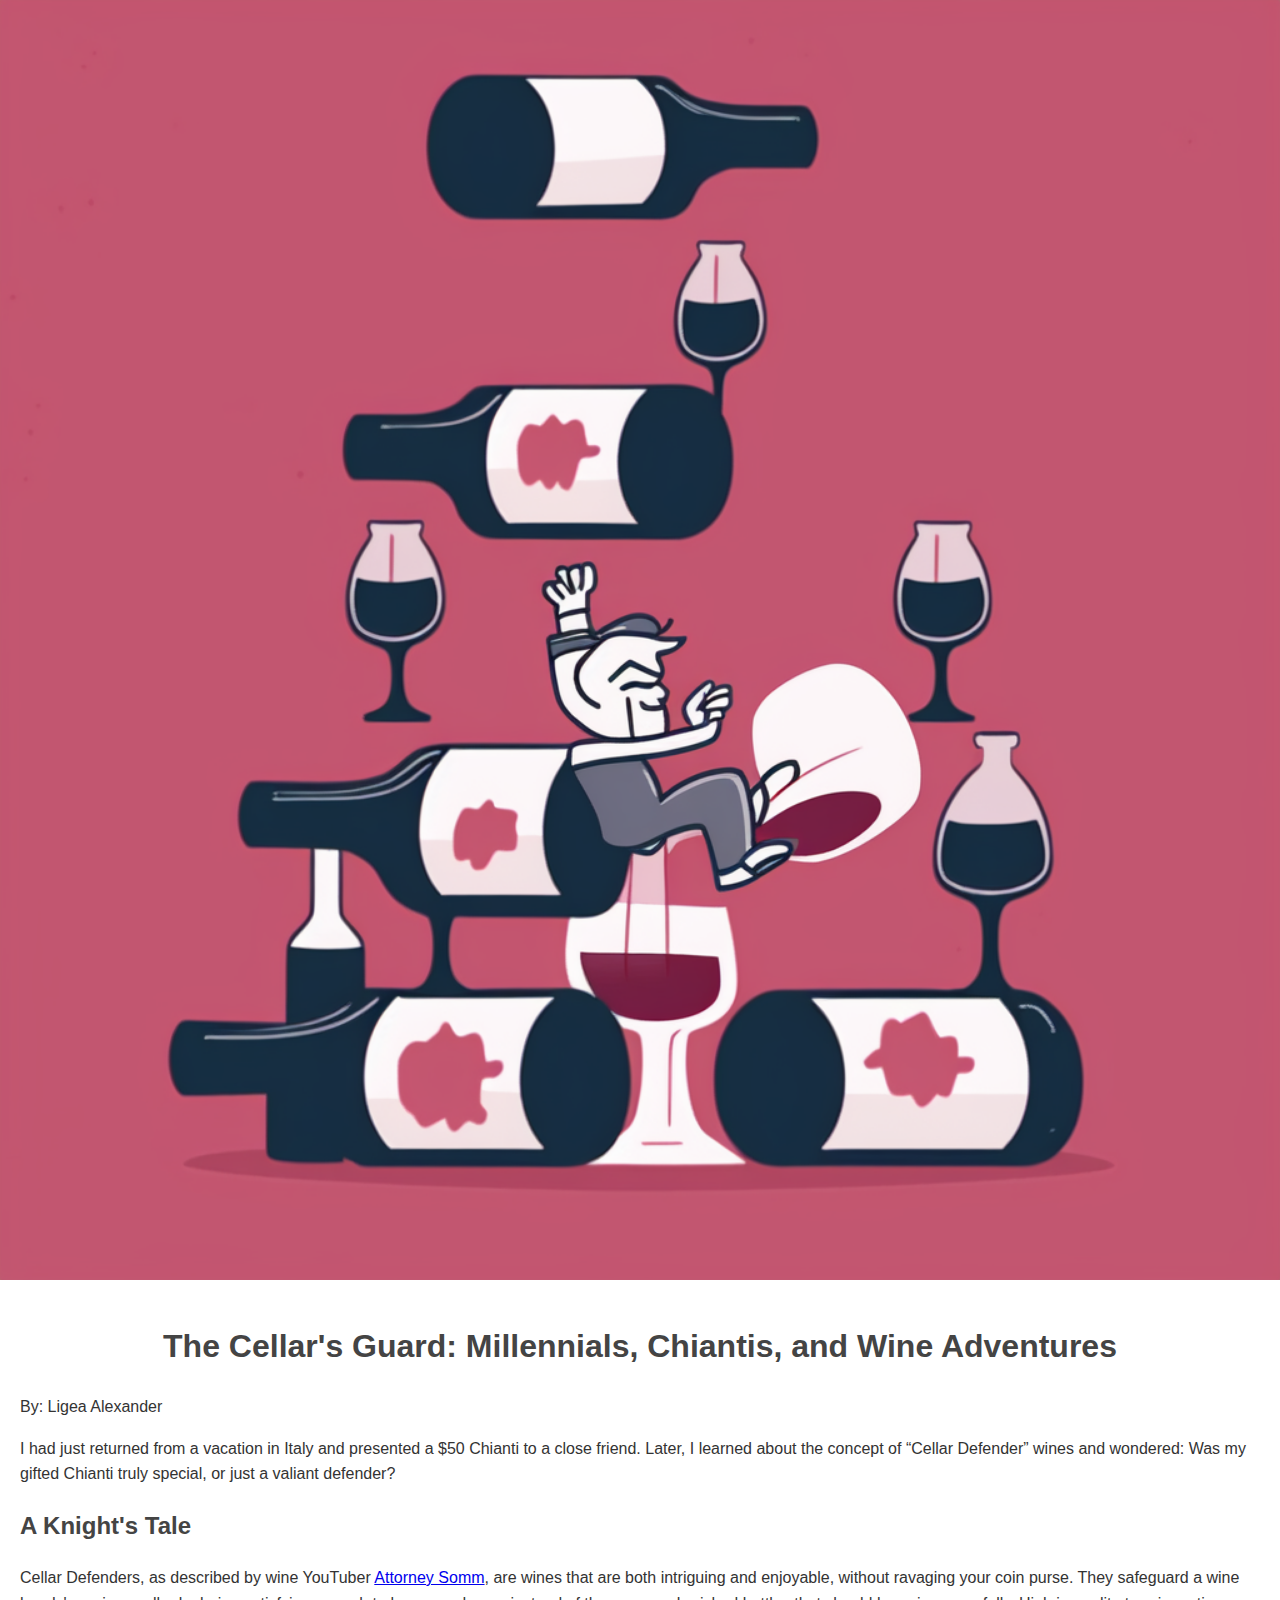
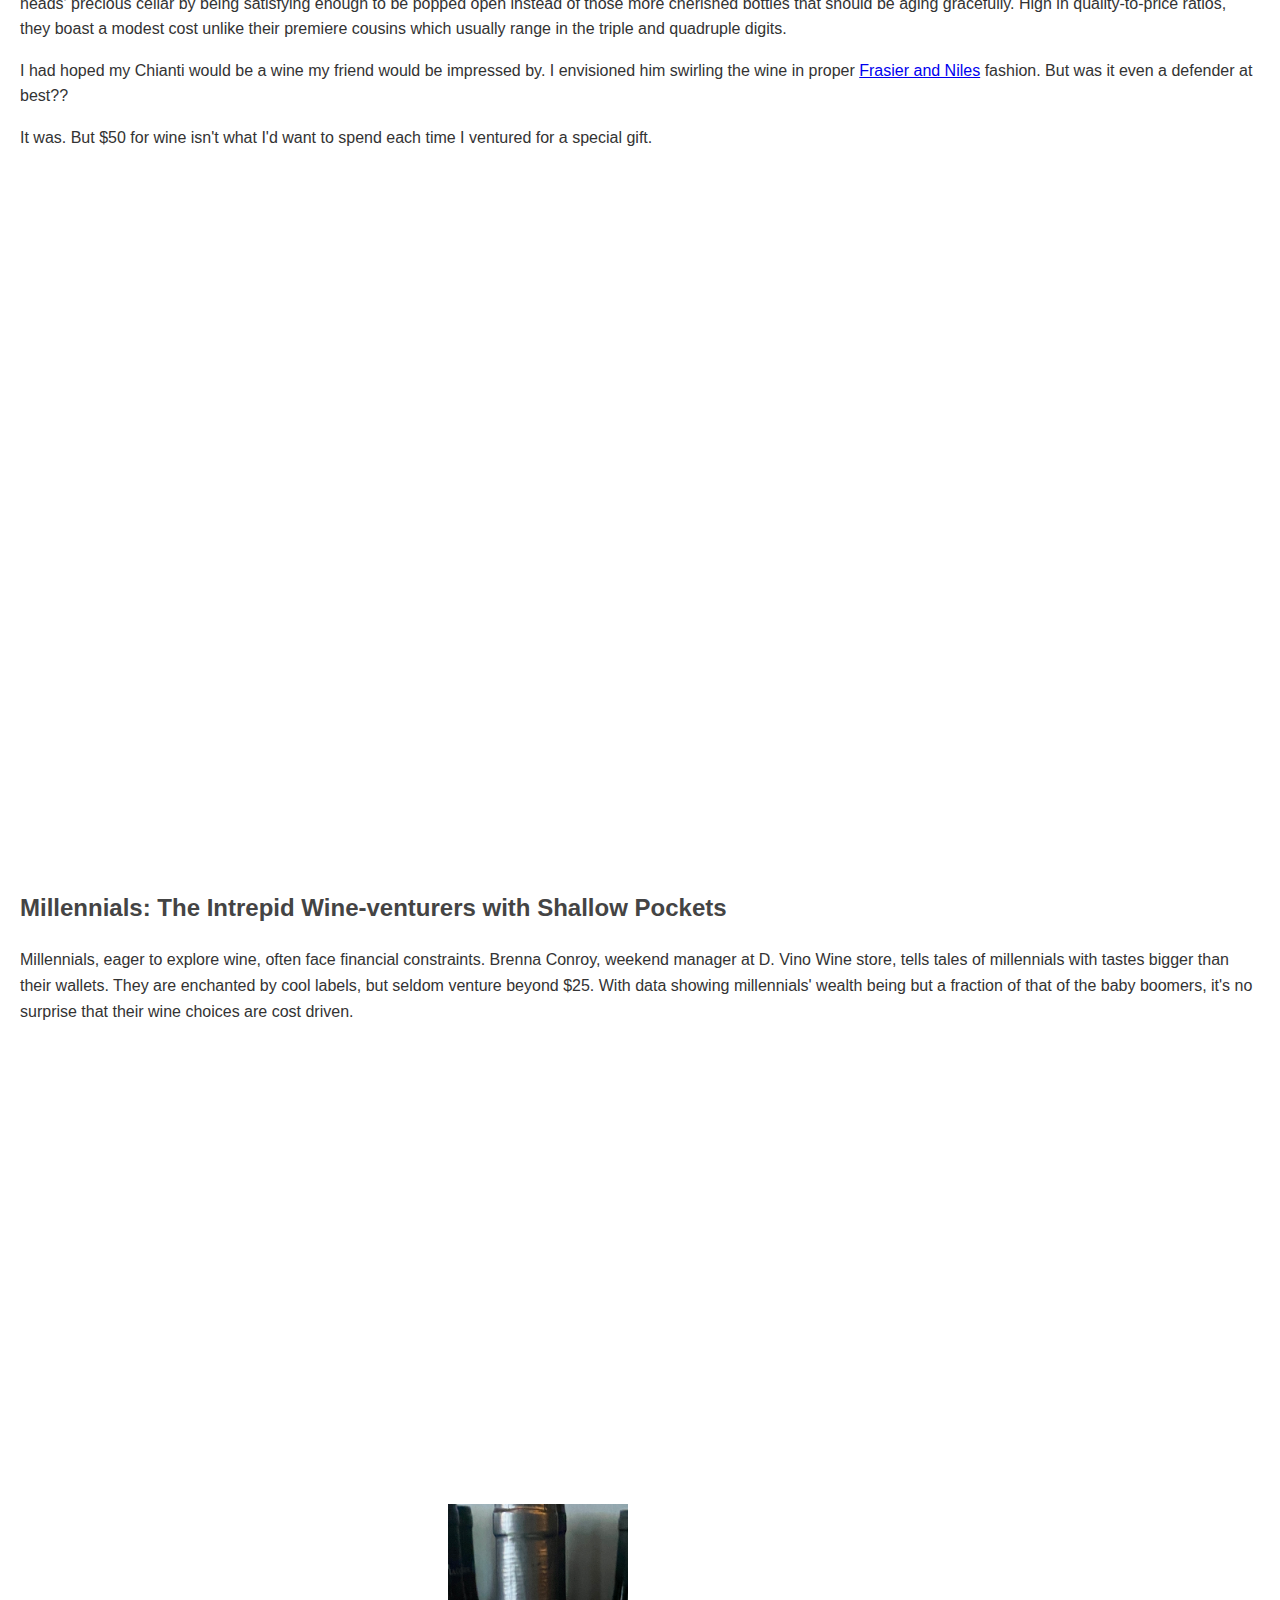
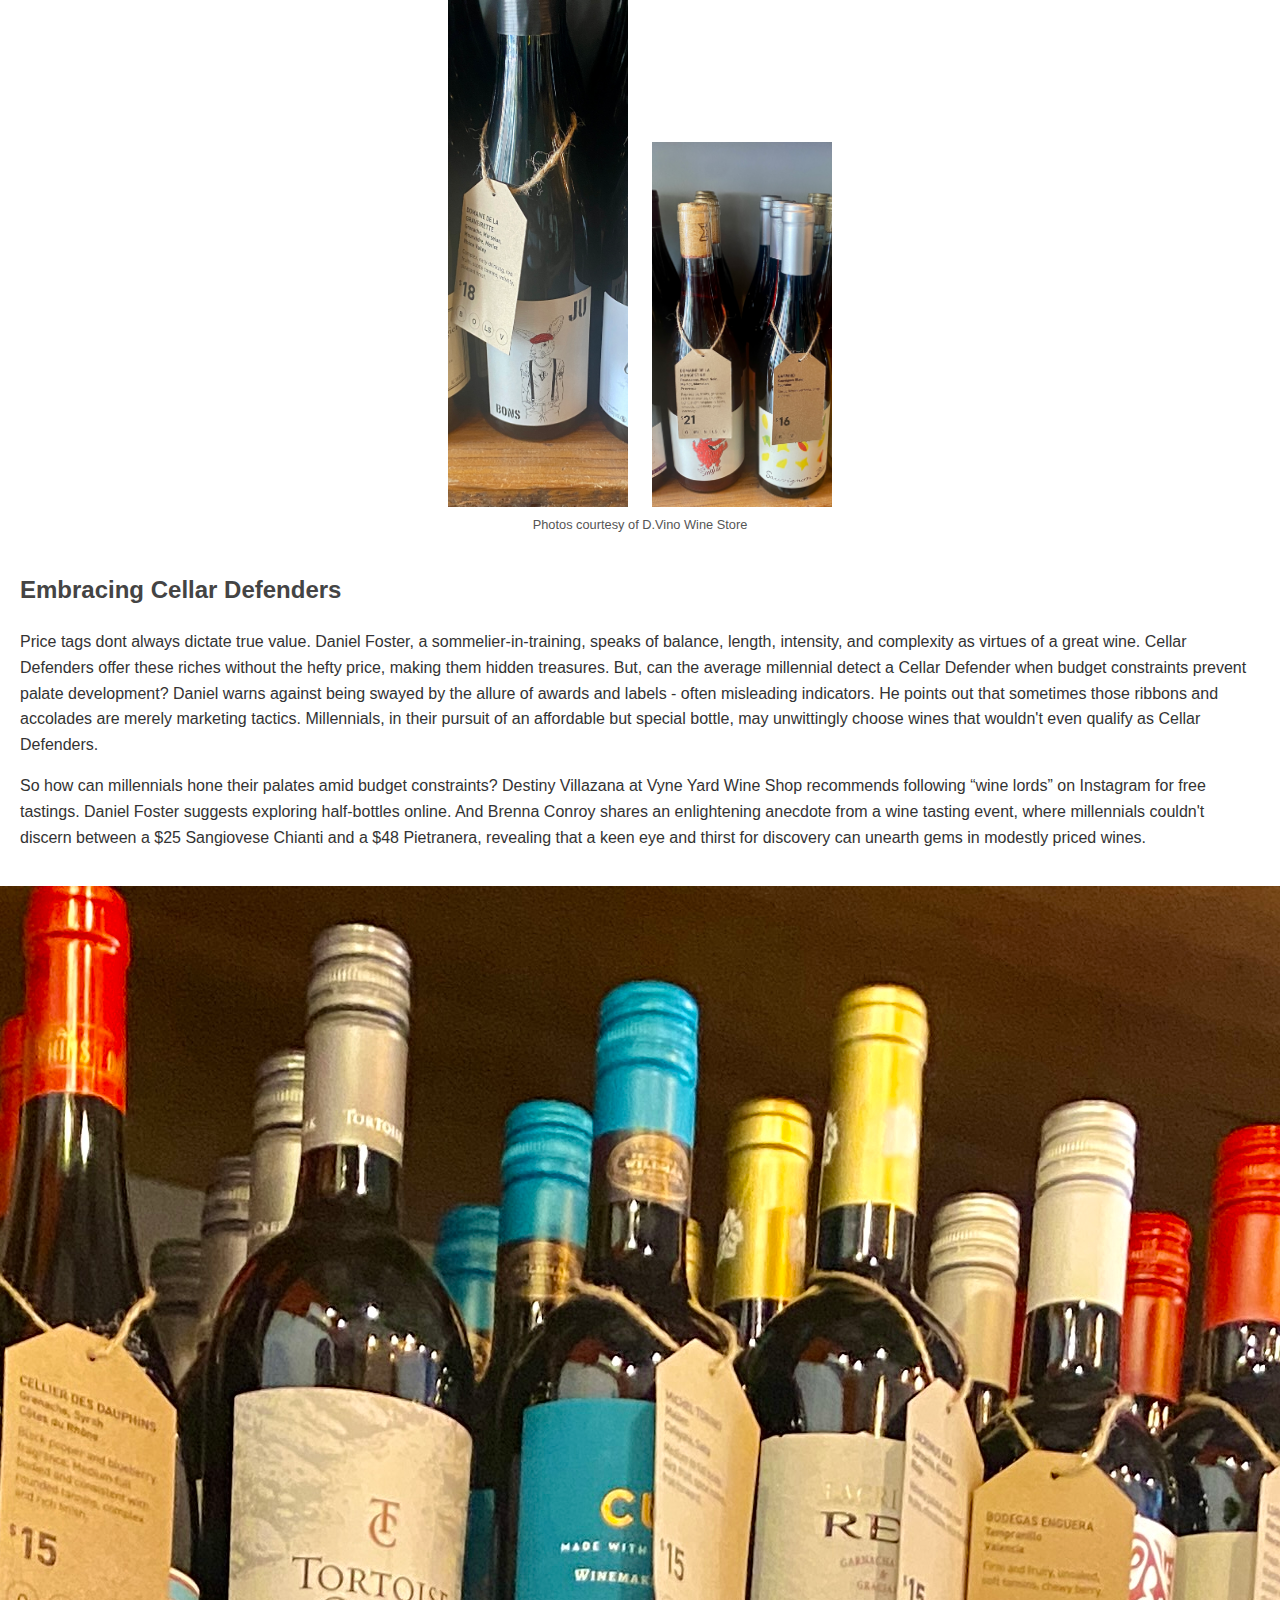
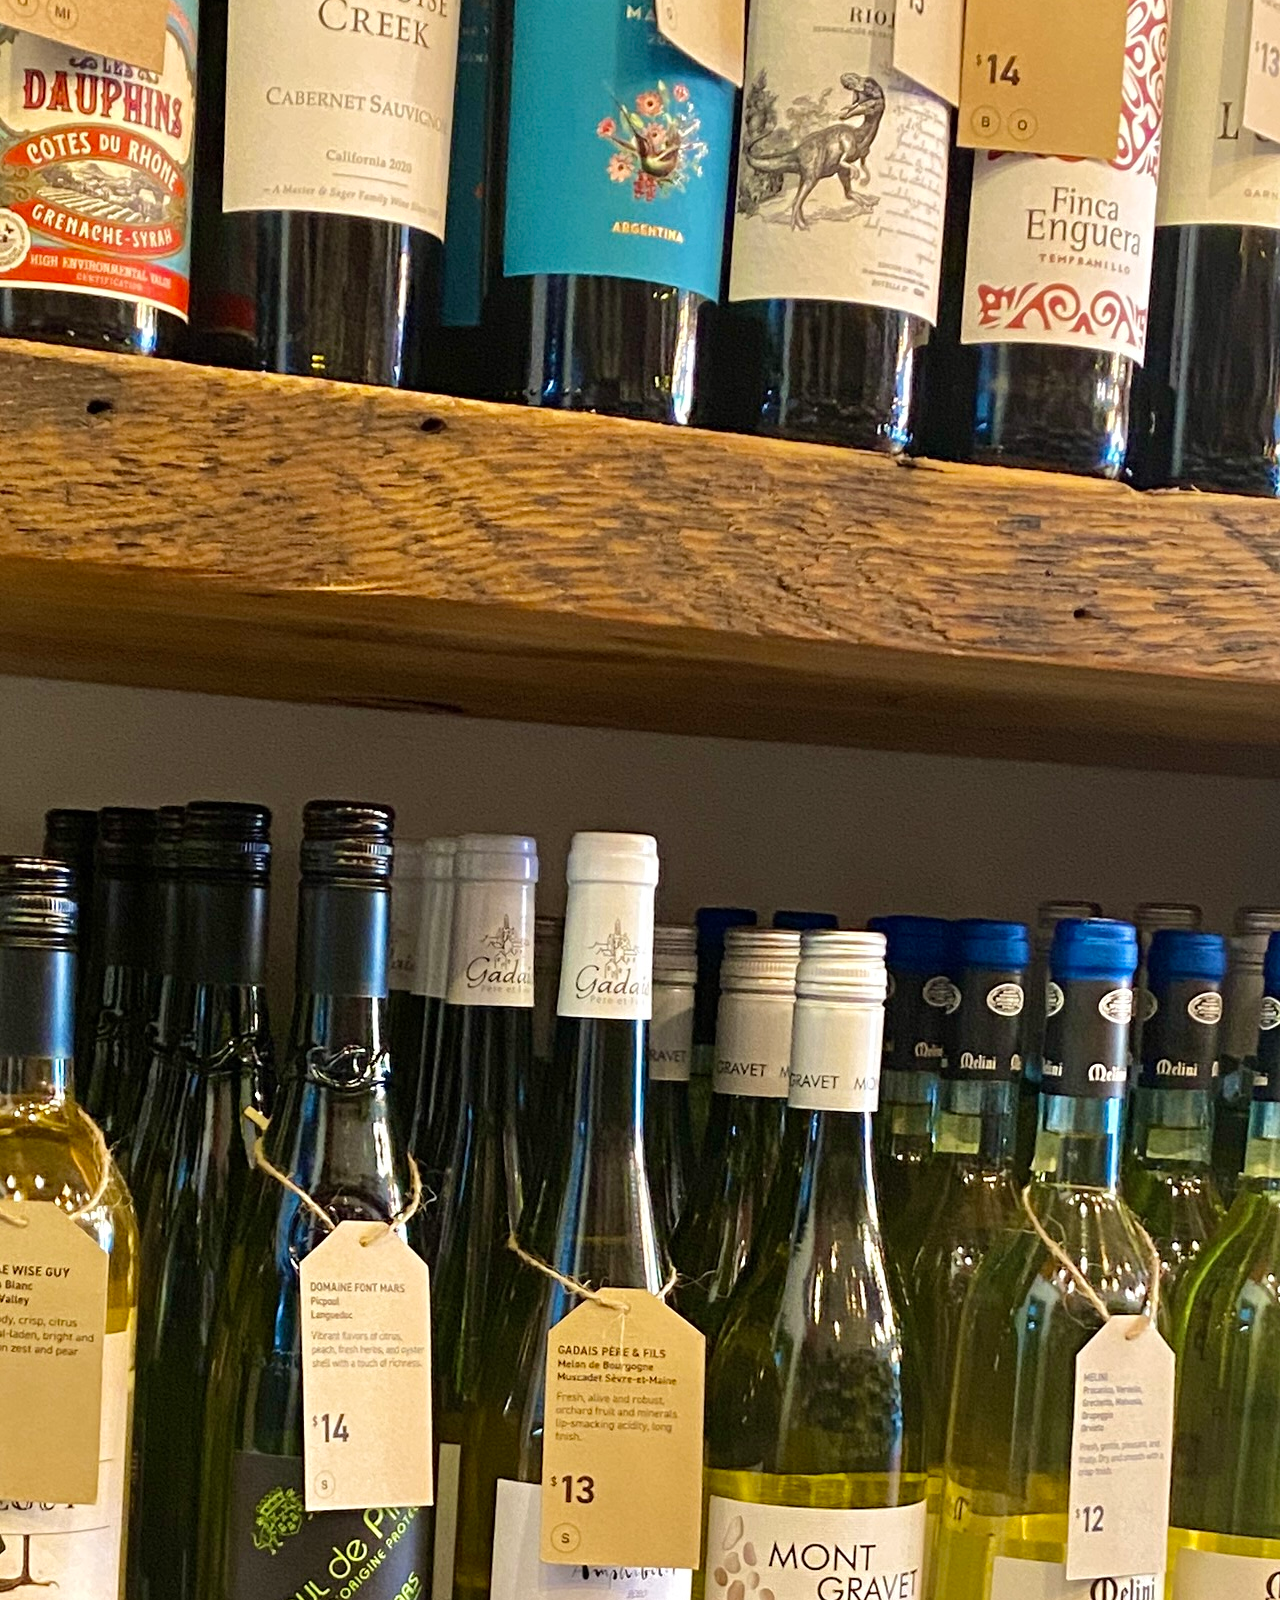
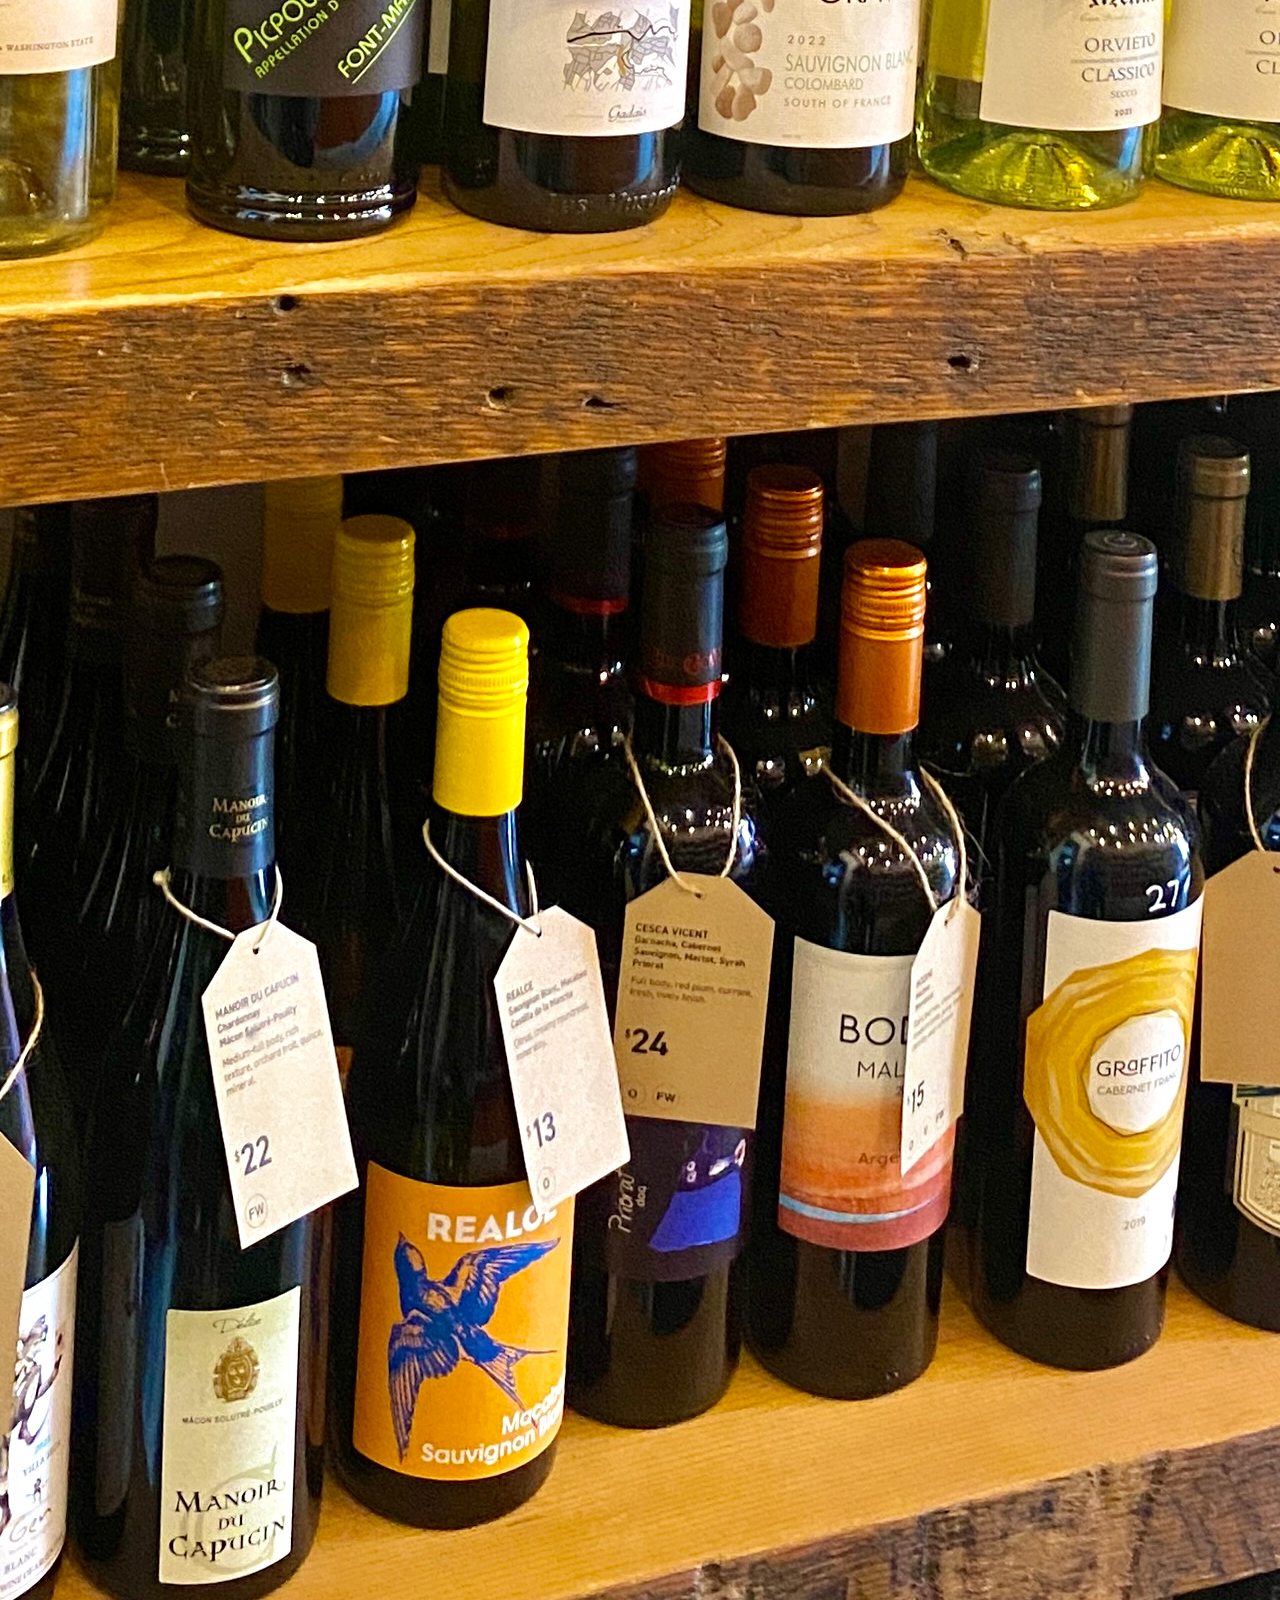
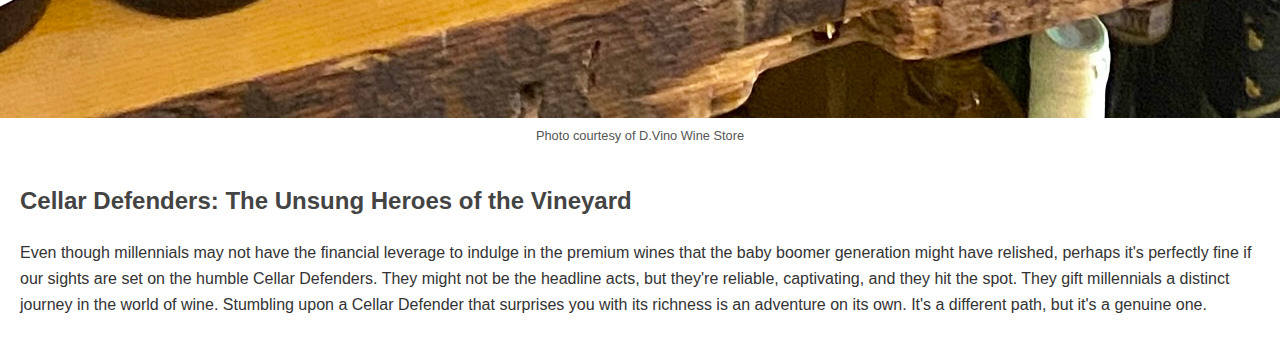
<file: index.html>
<!DOCTYPE html>
<html lang="en">
<head>
    <meta charset="UTF-8">
    <meta http-equiv="X-UA-Compatible" content="IE=edge">
    <meta name="viewport" content="width=device-width, initial-scale=1.0">
    <title>Millennials' Wine Adventures on a Budget</title>
    <link rel="stylesheet" href="styles.css">
</head>
<div class="header-image">
    <img src="millinneal on the chase.png" alt="created with mid-journey">
</div>
<body>
    <div class="container">
        <h1>The Cellar's Guard: Millennials, Chiantis, and Wine Adventures</h1>
        <p class="author">By: Ligea Alexander</p>
     
        <p>I had just returned from a vacation in Italy and presented a $50 Chianti to a close friend. Later, I learned about the concept of “Cellar Defender” wines and wondered: Was my gifted Chianti truly special, or just a valiant defender?</p>

        <h2>A Knight's Tale</h2>
        <p>Cellar Defenders, as described by wine YouTuber <a href=" https://youtu.be/kaxIOSN2oDoYouTuber" target="_blank" rel="noopener noreferrer">Attorney Somm</a>, are wines that are both intriguing and enjoyable, without ravaging your coin purse. They safeguard a wine heads' precious cellar by being satisfying enough to be popped open instead of those more cherished bottles that should be aging gracefully. High in quality-to-price ratios, they boast a modest cost unlike their premiere cousins which usually range in the triple and quadruple digits.</p>

        <p> I had hoped my Chianti would be a wine my friend would be impressed by. I envisioned him swirling the wine in proper <a href = https://www.google.com/url?sa=t&rct=j&q=&esrc=s&source=web&cd=&cad=rja&uact=8&ved=2ahUKEwiExdrpwuL_AhWiFlkFHSfODUgQtwJ6BAgLEAI&url=https%3A%2F%2Fwww.youtube.com%2Fwatch%3Fv%3DOC6ysvOG1ao&usg=AOvVaw3egt9eecD-A8QZUZ96WRG5&opi=89978449 rel="noopener noreferrer">Frasier and Niles</a> fashion. But was it even a defender at best??</p>

        <p> It was. But $50 for wine isn't what I'd want to spend each time I ventured for a special gift.</p>
        <section class="chart-section">
            <iframe title="[ Insert title here ]" aria-label="Scatter Plot" id="datawrapper-chart-eWIrG" src="https://datawrapper.dwcdn.net/eWIrG/1/" scrolling="no" frameborder="0" style="width: 0; min-width: 100% !important; border: none;" height="675" data-external="1"></iframe><script type="text/javascript">!function(){"use strict";window.addEventListener("message",(function(a){if(void 0!==a.data["datawrapper-height"]){var e=document.querySelectorAll("iframe");for(var t in a.data["datawrapper-height"])for(var r=0;r<e.length;r++)if(e[r].contentWindow===a.source){var i=a.data["datawrapper-height"][t]+"px";e[r].style.height=i}}}))}();
            </script>
        </section>
        <h2>Millennials: The Intrepid Wine-venturers with Shallow Pockets</h2>
        <p>Millennials, eager to explore wine, often face financial constraints. Brenna Conroy, weekend manager at D. Vino Wine store, tells tales of millennials with tastes bigger than their wallets. They are enchanted by cool labels, but seldom venture beyond $25. With data showing millennials' wealth being but a fraction of that of the baby boomers, it's no surprise that their wine choices are cost driven.</p>
        <section class="chart-section">

            <iframe title="[ Insert title here ]" aria-label="Interactive area chart" id="datawrapper-chart-Gp8W4" src="https://datawrapper.dwcdn.net/Gp8W4/1/" scrolling="no" frameborder="0" style="width: 0; min-width: 100% !important; border: none;" height="400" data-external="1"></iframe><script type="text/javascript">!function(){"use strict";window.addEventListener("message",(function(a){if(void 0!==a.data["datawrapper-height"]){var e=document.querySelectorAll("iframe");for(var t in a.data["datawrapper-height"])for(var r=0;r<e.length;r++)if(e[r].contentWindow===a.source){var i=a.data["datawrapper-height"][t]+"px";e[r].style.height=i}}}))}();</script>
        </section>
        
        <section class="labels-images">
            <div class="wine-store-images">
                <figure>
                    <img class="wine-label" src="D_vino_cool_v1.jpg" alt="Hipster Rabbit">
                    <img class="wine-label" src="D_vino_cool_v2.jpg" alt="Fancy Pig">
                    <figcaption>Photos courtesy of D.Vino Wine Store</figcaption>
                </figure>
            </div>            
        </section>        
        <h2>Embracing Cellar Defenders</h2>
        <p>Price tags dont always dictate true value. Daniel Foster, a sommelier-in-training, speaks of balance, length, intensity, and complexity as virtues of a great wine. Cellar Defenders offer these riches without the hefty price, making them hidden treasures. But, can the average millennial detect a Cellar Defender when budget constraints prevent palate development? Daniel warns against being swayed by the allure of awards and labels - often misleading indicators. He points out that sometimes those ribbons and accolades are merely marketing tactics. Millennials, in their pursuit of an affordable but special bottle, may unwittingly choose wines that wouldn't even qualify as Cellar Defenders.</p>
        <p>So how can millennials hone their palates amid budget constraints? Destiny Villazana at Vyne Yard Wine Shop recommends following “wine lords” on Instagram for free tastings. Daniel Foster suggests exploring half-bottles online. And Brenna Conroy shares an enlightening anecdote from a wine tasting event, where millennials couldn't discern between a $25 Sangiovese Chianti and a $48 Pietranera, revealing that a keen eye and thirst for discovery can unearth gems in modestly priced wines.</p>
        <section class="labels-images">
            <div class="wine-store-images">
                <figure>
                    <img class="wine-store-images" src="D_vino_15.jpg" alt="$15 shelf">
                    <figcaption>Photo courtesy of D.Vino Wine Store</figcaption>
                </figure>
            </div>            
        </section>        

        <h2>Cellar Defenders: The Unsung Heroes of the Vineyard</h2>
        <p>Even though millennials may not have the financial leverage to indulge in the premium wines that the baby boomer generation might have relished, perhaps it's perfectly fine if our sights are set on the humble Cellar Defenders. They might not be the headline acts, but they're reliable, captivating, and they hit the spot. They gift millennials a distinct journey in the world of wine. Stumbling upon a Cellar Defender that surprises you with its richness is an adventure on its own. It's a different path, but it's a genuine one.</p>
    </div>
</body>
</html>
</file>
<file: styles.css>
.header-image img {
    width: 100%;
    height: fit-content;
    display: block;
    object-fit: cover;
}

body {
    font-family: Arial, sans-serif;
    line-height: 1.6;
    margin: 0;
    padding: 0;
    color: #333;
}

.container {
    padding: 20px;
}

h1, h2 {
    color: #444;
}

h1 {
    text-align: center;
}

.infographic {
    text-align: center;
    padding: 20px;
    background: #f4f4f4;
    margin: 20px 0;
}

.labels-images {
    display: flex;
    justify-content: center;
    margin-top: 20px;
}

.wine-label {
    margin: 0 10px;
    max-width: 180px;
    height: auto;
}

figcaption {
    text-align: center;
    font-size: 0.8em;
    color: #555;
}
.wine-15{
    margin: 0 10px;
    max-width: 200px;
    height: auto;
}
.chart-section {
    padding: 10px;
    text-align: center;
}
</file>
